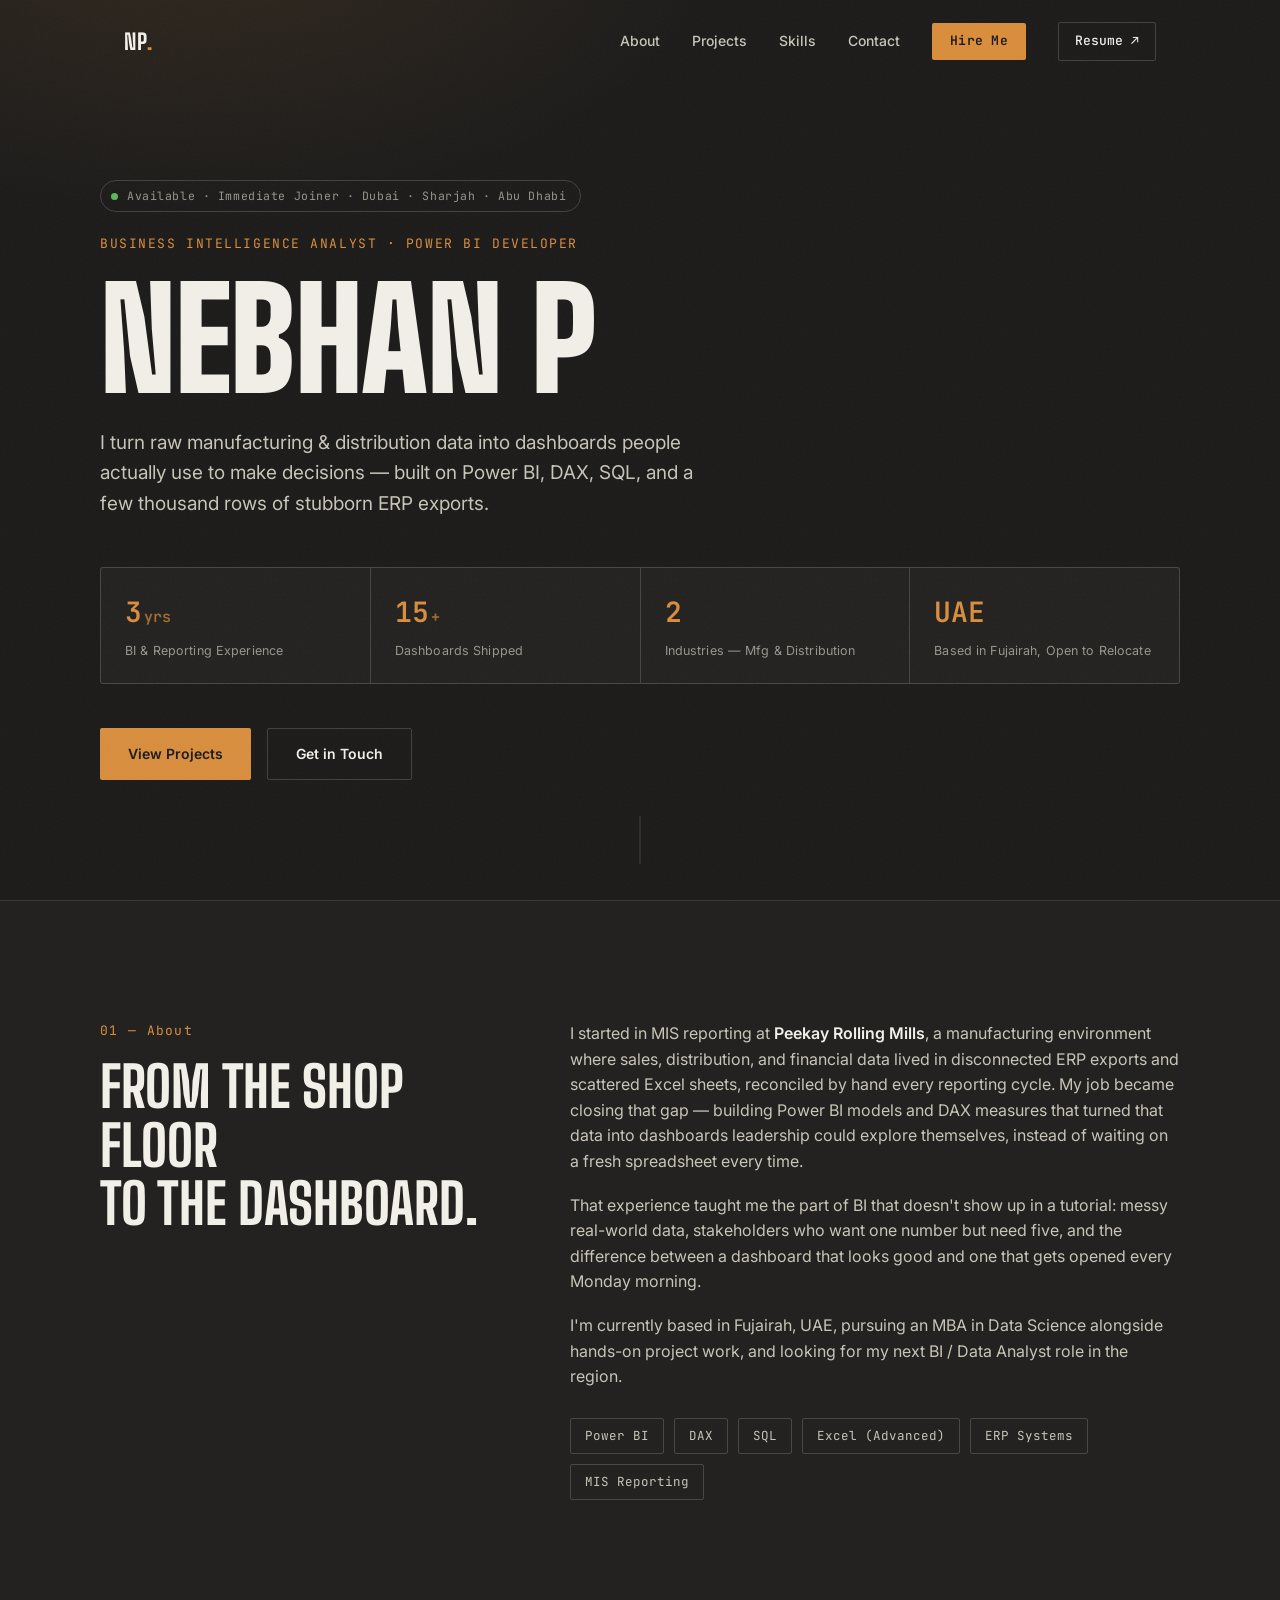
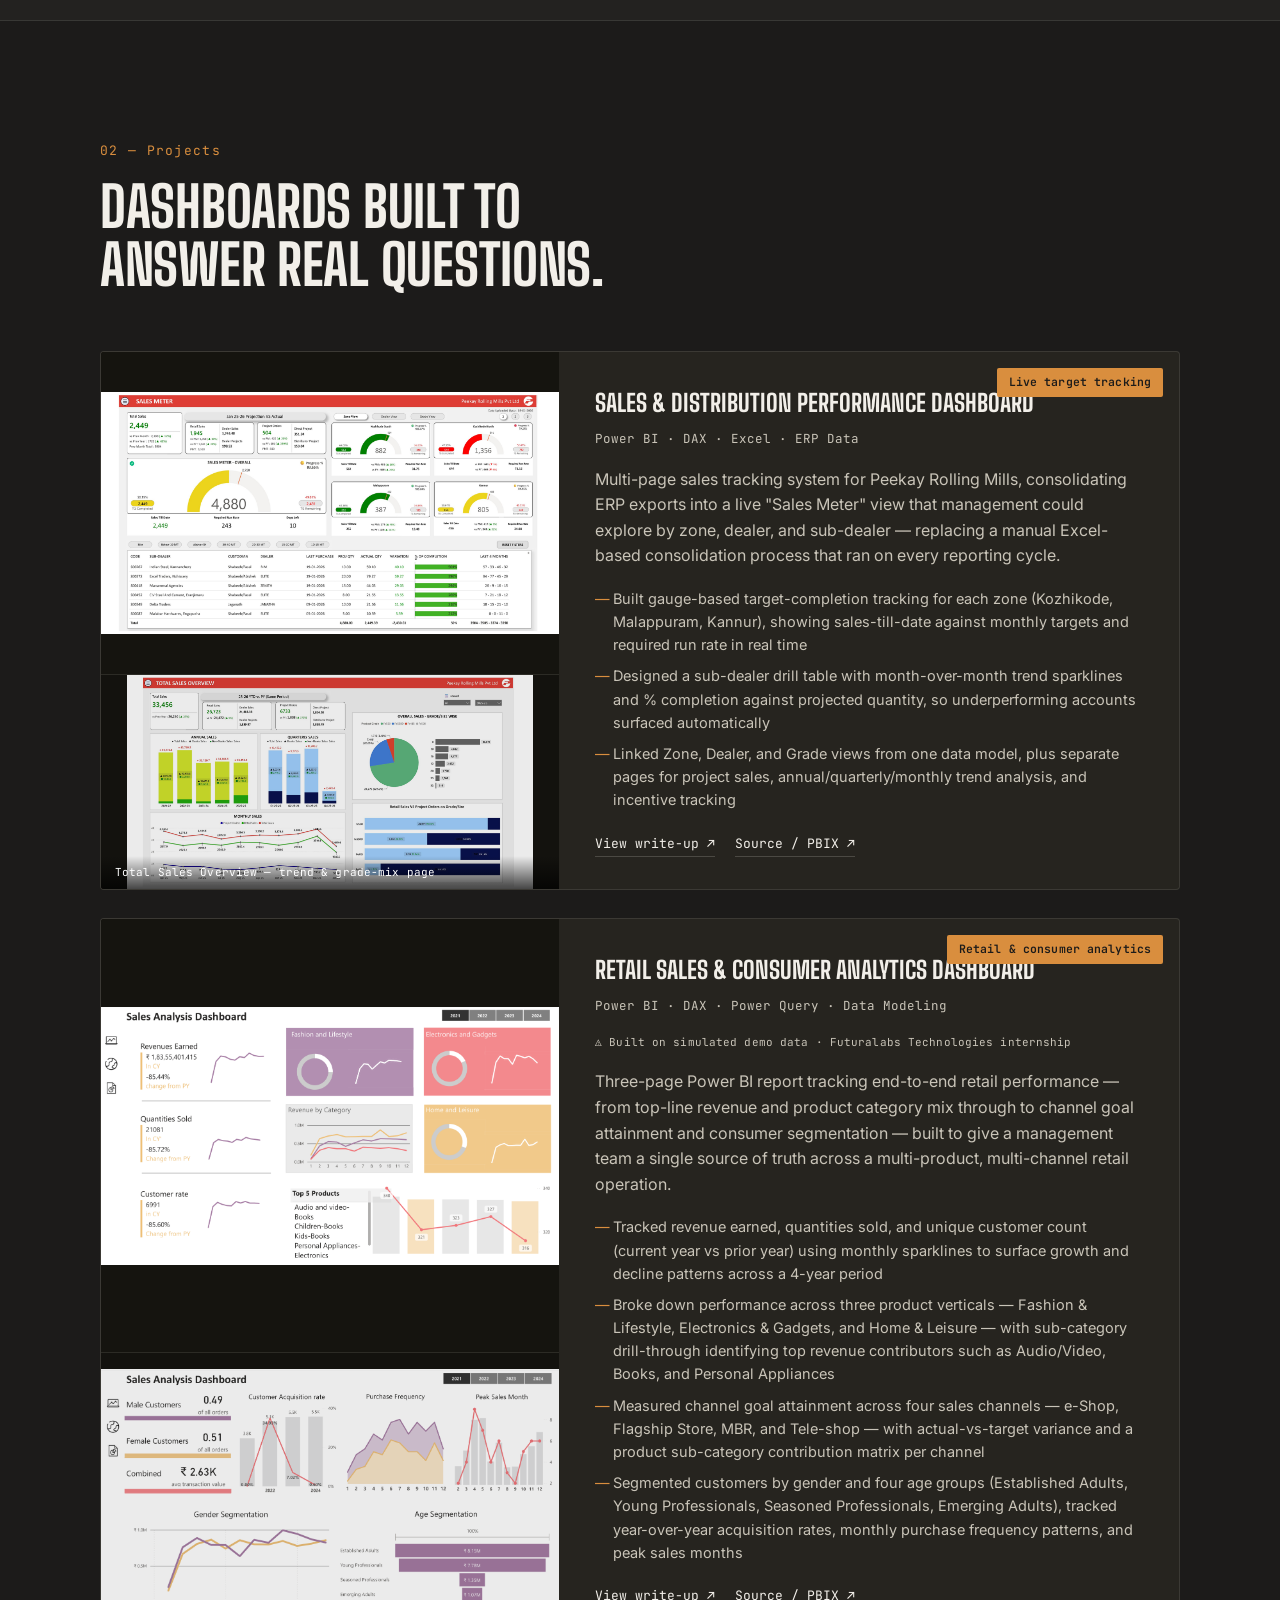
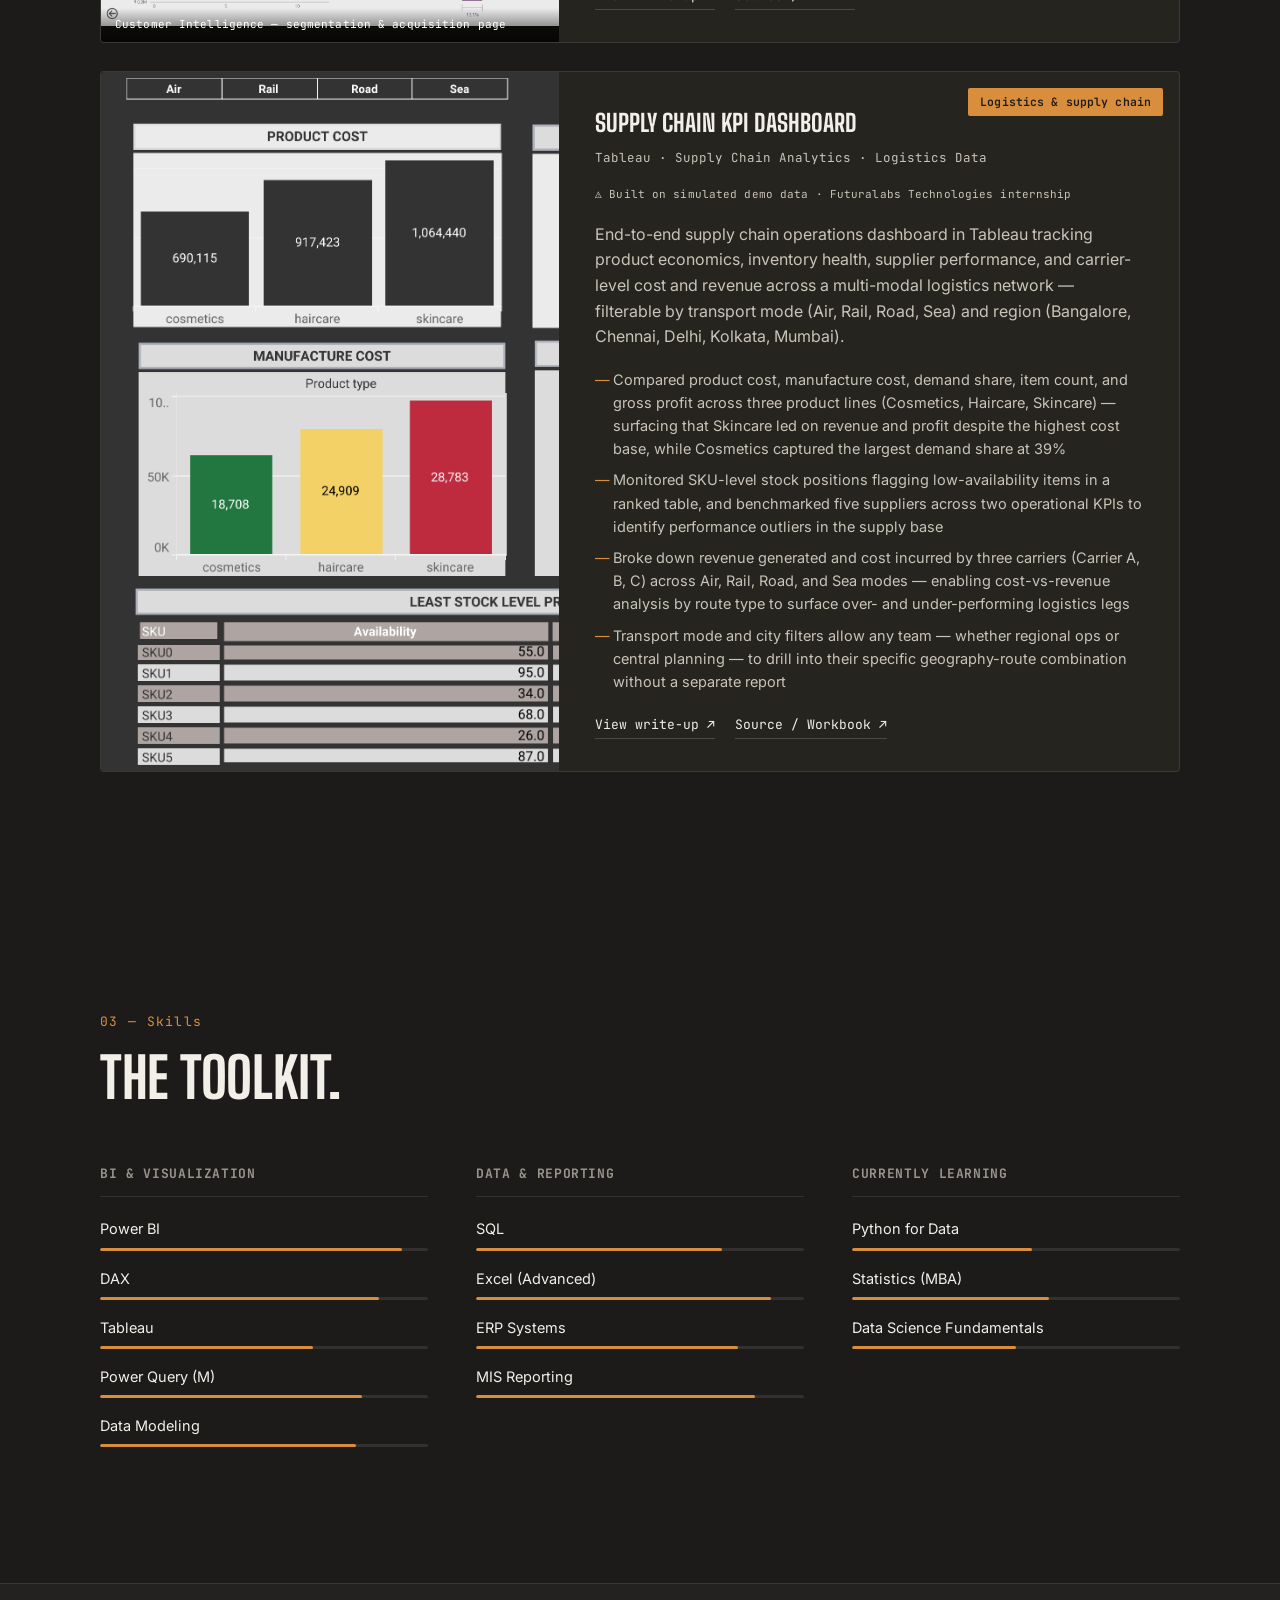
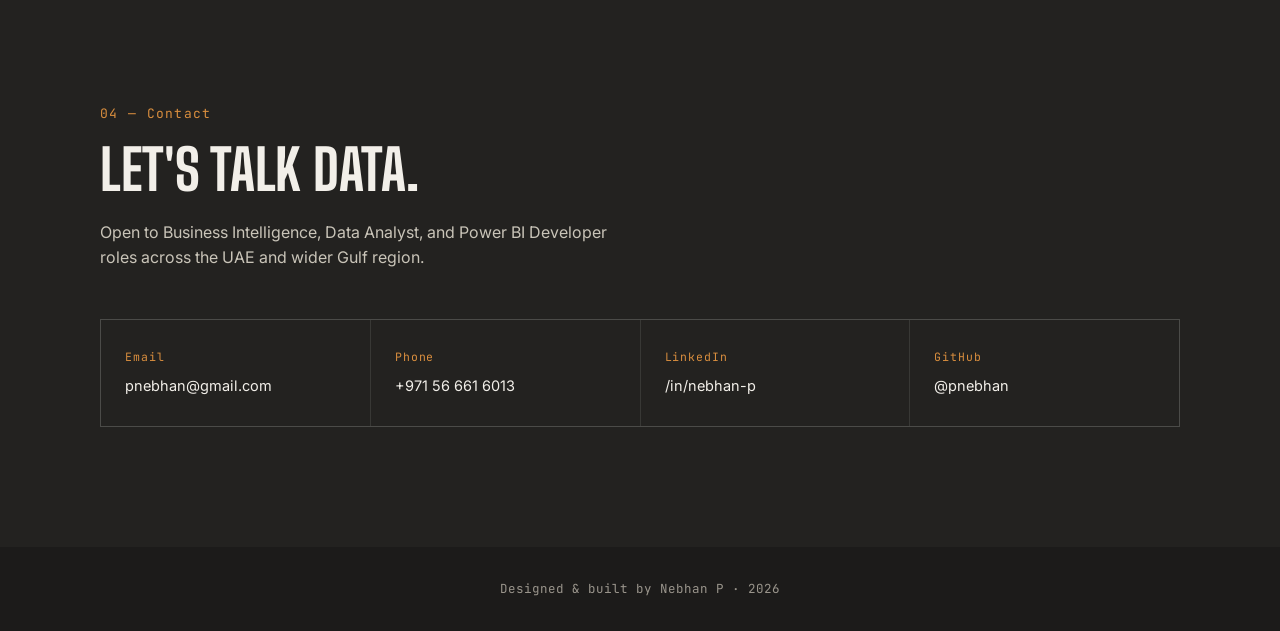
<file: index.html>
<!DOCTYPE html>
<html lang="en">
<head>
<meta charset="UTF-8">
<meta name="viewport" content="width=device-width, initial-scale=1.0">
<title>Nebhan P — Business Intelligence Analyst | Power BI · SQL · UAE</title>
<meta name="description" content="Power BI Developer & Business Intelligence Analyst with 3+ years of experience building dashboards and KPI reports in manufacturing and distribution. Available for roles in Dubai, Sharjah, Abu Dhabi.">

<!-- Open Graph — controls LinkedIn / WhatsApp / email link preview -->
<meta property="og:type"        content="website">
<meta property="og:url"         content="https://pnebhan.github.io/Portfolio/">
<meta property="og:title"       content="Nebhan P — BI Analyst | Power BI · DAX · SQL">
<meta property="og:description" content="3+ years building Power BI dashboards and KPI reports in manufacturing & distribution. Available for immediate joining in UAE.">
<meta property="og:image"       content="https://pnebhan.github.io/Portfolio/assets/project-1.png">

<!-- Twitter / X card -->
<meta name="twitter:card"       content="summary_large_image">
<meta name="twitter:title"      content="Nebhan P — BI Analyst | Power BI · DAX · SQL">
<meta name="twitter:description" content="3+ years building Power BI dashboards in manufacturing & distribution. Available for immediate joining in UAE.">
<meta name="twitter:image"      content="https://pnebhan.github.io/Portfolio/assets/project-1.png">

<link rel="preconnect" href="https://fonts.googleapis.com">
<link rel="preconnect" href="https://fonts.gstatic.com" crossorigin>
<link href="https://fonts.googleapis.com/css2?family=Big+Shoulders:wght@500;700;900&family=Inter:wght@400;500;600;700&family=JetBrains+Mono:wght@400;500;600&display=swap" rel="stylesheet">
<link rel="stylesheet" href="style.css">
</head>
<body>

<div class="grain"></div>

<nav class="nav" id="nav">
  <div class="nav-inner">
    <a href="#top" class="nav-mark">NP<span>.</span></a>
    <div class="nav-links">
      <a href="#about">About</a>
      <a href="#projects">Projects</a>
      <a href="#skills">Skills</a>
      <a href="#contact">Contact</a>
      <a href="mailto:pnebhan@gmail.com" class="nav-hire">Hire Me</a>
      <a href="resume/Nebhan_P_Resume.pdf" class="nav-cta" target="_blank" rel="noopener">Resume ↗</a>
    </div>
  </div>
</nav>

<header class="hero" id="top">
  <div class="hero-inner">
    <div class="hero-available">
      <span class="available-dot"></span>
      Available · Immediate Joiner · Dubai · Sharjah · Abu Dhabi
    </div>
    <p class="hero-eyebrow">BUSINESS INTELLIGENCE ANALYST · POWER BI DEVELOPER</p>
    <h1 class="hero-title">Nebhan P</h1>
    <p class="hero-sub">I turn raw manufacturing &amp; distribution data into dashboards people actually use to make decisions — built on Power BI, DAX, SQL, and a few thousand rows of stubborn ERP exports.</p>

    <div class="kpi-strip" role="img" aria-label="Career snapshot metrics">
      <div class="kpi">
        <span class="kpi-value">3<span class="kpi-unit">yrs</span></span>
        <span class="kpi-label">BI &amp; Reporting Experience</span>
      </div>
      <div class="kpi-divider"></div>
      <div class="kpi">
        <span class="kpi-value">15<span class="kpi-unit">+</span></span>
        <span class="kpi-label">Dashboards Shipped</span>
      </div>
      <div class="kpi-divider"></div>
      <div class="kpi">
        <span class="kpi-value">2</span>
        <span class="kpi-label">Industries — Mfg &amp; Distribution</span>
      </div>
      <div class="kpi-divider"></div>
      <div class="kpi">
        <span class="kpi-value">UAE</span>
        <span class="kpi-label">Based in Fujairah, Open to Relocate</span>
      </div>
    </div>

    <div class="hero-actions">
      <a href="#projects" class="btn btn-primary">View Projects</a>
      <a href="#contact" class="btn btn-ghost">Get in Touch</a>
    </div>
  </div>
  <div class="hero-scroll-cue" aria-hidden="true">
    <span></span>
  </div>
</header>

<main>

<section class="section about" id="about">
  <div class="section-inner about-grid">
    <div class="section-head">
      <p class="section-eyebrow">01 — About</p>
      <h2 class="section-title">From the shop floor<br>to the dashboard.</h2>
    </div>
    <div class="about-body">
      <p>I started in MIS reporting at <strong>Peekay Rolling Mills</strong>, a manufacturing environment where sales, distribution, and financial data lived in disconnected ERP exports and scattered Excel sheets, reconciled by hand every reporting cycle. My job became closing that gap — building Power BI models and DAX measures that turned that data into dashboards leadership could explore themselves, instead of waiting on a fresh spreadsheet every time.</p>
      <p>That experience taught me the part of BI that doesn't show up in a tutorial: messy real-world data, stakeholders who want one number but need five, and the difference between a dashboard that looks good and one that gets opened every Monday morning.</p>
      <p>I'm currently based in Fujairah, UAE, pursuing an MBA in Data Science alongside hands-on project work, and looking for my next BI / Data Analyst role in the region.</p>
      <div class="about-tags">
        <span class="tag">Power BI</span>
        <span class="tag">DAX</span>
        <span class="tag">SQL</span>
        <span class="tag">Excel (Advanced)</span>
        <span class="tag">ERP Systems</span>
        <span class="tag">MIS Reporting</span>
      </div>
    </div>
  </div>
</section>

<section class="section projects" id="projects">
  <div class="section-inner">
    <div class="section-head">
      <p class="section-eyebrow">02 — Projects</p>
      <h2 class="section-title">Dashboards built to<br>answer real questions.</h2>
    </div>

    <div class="project-grid">

      <article class="project-card">
        <div class="project-tab">Live target tracking</div>
        <div class="project-media project-media--stacked">
          <img src="assets/project-1.png" alt="Screenshot of sales and distribution performance Power BI dashboard, Sales Meter view" loading="lazy">
          <div class="project-media-detail">
            <img src="assets/project-1-detail.png" alt="Total Sales Overview page showing annual, quarterly, and monthly trend analysis" loading="lazy">
            <span class="project-media-caption">Total Sales Overview — trend &amp; grade-mix page</span>
          </div>
        </div>
        <div class="project-body">
          <h3>Sales &amp; Distribution Performance Dashboard</h3>
          <p class="project-meta">Power BI · DAX · Excel · ERP Data</p>
          <p>Multi-page sales tracking system for Peekay Rolling Mills, consolidating ERP exports into a live "Sales Meter" view that management could explore by zone, dealer, and sub-dealer — replacing a manual Excel-based consolidation process that ran on every reporting cycle.</p>
          <ul class="project-points">
            <li>Built gauge-based target-completion tracking for each zone (Kozhikode, Malappuram, Kannur), showing sales-till-date against monthly targets and required run rate in real time</li>
            <li>Designed a sub-dealer drill table with month-over-month trend sparklines and % completion against projected quantity, so underperforming accounts surfaced automatically</li>
            <li>Linked Zone, Dealer, and Grade views from one data model, plus separate pages for project sales, annual/quarterly/monthly trend analysis, and incentive tracking</li>
          </ul>
          <div class="project-links">
            <a href="#" class="project-link">View write-up ↗</a>
            <a href="#" class="project-link">Source / PBIX ↗</a>
          </div>
        </div>
      </article>

      <article class="project-card">
        <div class="project-tab">Retail &amp; consumer analytics</div>
        <div class="project-media project-media--stacked">
          <img src="assets/project-2.png" alt="Power BI retail sales analysis dashboard — overview page showing revenue KPIs, category performance, and top products" loading="lazy">
          <div class="project-media-detail">
            <img src="assets/project-2-detail.png" alt="Customer analytics page — age segmentation, gender distribution, acquisition rate, and peak sales months" loading="lazy">
            <span class="project-media-caption">Customer Intelligence — segmentation &amp; acquisition page</span>
          </div>
        </div>
        <div class="project-body">
          <h3>Retail Sales &amp; Consumer Analytics Dashboard</h3>
          <p class="project-meta">Power BI · DAX · Power Query · Data Modeling</p>
          <p class="project-disclaimer">⚠ Built on simulated demo data · Futuralabs Technologies internship</p>
          <p>Three-page Power BI report tracking end-to-end retail performance — from top-line revenue and product category mix through to channel goal attainment and consumer segmentation — built to give a management team a single source of truth across a multi-product, multi-channel retail operation.</p>
          <ul class="project-points">
            <li>Tracked revenue earned, quantities sold, and unique customer count (current year vs prior year) using monthly sparklines to surface growth and decline patterns across a 4-year period</li>
            <li>Broke down performance across three product verticals — Fashion &amp; Lifestyle, Electronics &amp; Gadgets, and Home &amp; Leisure — with sub-category drill-through identifying top revenue contributors such as Audio/Video, Books, and Personal Appliances</li>
            <li>Measured channel goal attainment across four sales channels — e-Shop, Flagship Store, MBR, and Tele-shop — with actual-vs-target variance and a product sub-category contribution matrix per channel</li>
            <li>Segmented customers by gender and four age groups (Established Adults, Young Professionals, Seasoned Professionals, Emerging Adults), tracked year-over-year acquisition rates, monthly purchase frequency patterns, and peak sales months</li>
          </ul>
          <div class="project-links">
            <a href="#" class="project-link">View write-up ↗</a>
            <a href="#" class="project-link">Source / PBIX ↗</a>
          </div>
        </div>
      </article>

      <article class="project-card">
        <div class="project-tab">Logistics &amp; supply chain</div>
        <div class="project-media">
          <img src="assets/project-3.png" alt="Tableau supply chain KPI dashboard — product cost, demand, carrier revenue/cost, inventory, and supplier metrics with transport mode and city filters" loading="lazy">
        </div>
        <div class="project-body">
          <h3>Supply Chain KPI Dashboard</h3>
          <p class="project-meta">Tableau · Supply Chain Analytics · Logistics Data</p>
          <p class="project-disclaimer">⚠ Built on simulated demo data · Futuralabs Technologies internship</p>
          <p>End-to-end supply chain operations dashboard in Tableau tracking product economics, inventory health, supplier performance, and carrier-level cost and revenue across a multi-modal logistics network — filterable by transport mode (Air, Rail, Road, Sea) and region (Bangalore, Chennai, Delhi, Kolkata, Mumbai).</p>
          <ul class="project-points">
            <li>Compared product cost, manufacture cost, demand share, item count, and gross profit across three product lines (Cosmetics, Haircare, Skincare) — surfacing that Skincare led on revenue and profit despite the highest cost base, while Cosmetics captured the largest demand share at 39%</li>
            <li>Monitored SKU-level stock positions flagging low-availability items in a ranked table, and benchmarked five suppliers across two operational KPIs to identify performance outliers in the supply base</li>
            <li>Broke down revenue generated and cost incurred by three carriers (Carrier A, B, C) across Air, Rail, Road, and Sea modes — enabling cost-vs-revenue analysis by route type to surface over- and under-performing logistics legs</li>
            <li>Transport mode and city filters allow any team — whether regional ops or central planning — to drill into their specific geography-route combination without a separate report</li>
          </ul>
          <div class="project-links">
            <a href="#" class="project-link">View write-up ↗</a>
            <a href="#" class="project-link">Source / Workbook ↗</a>
          </div>
        </div>
      </article>

    </div>
  </div>
</section>

<section class="section skills" id="skills">
  <div class="section-inner">
    <div class="section-head">
      <p class="section-eyebrow">03 — Skills</p>
      <h2 class="section-title">The toolkit.</h2>
    </div>

    <div class="skills-grid">
      <div class="skill-group">
        <h3>BI &amp; Visualization</h3>
        <ul>
          <li><span>Power BI</span><span class="skill-bar"><span style="width:92%"></span></span></li>
          <li><span>DAX</span><span class="skill-bar"><span style="width:85%"></span></span></li>
          <li><span>Tableau</span><span class="skill-bar"><span style="width:65%"></span></span></li>
          <li><span>Power Query (M)</span><span class="skill-bar"><span style="width:80%"></span></span></li>
          <li><span>Data Modeling</span><span class="skill-bar"><span style="width:78%"></span></span></li>
        </ul>
      </div>
      <div class="skill-group">
        <h3>Data &amp; Reporting</h3>
        <ul>
          <li><span>SQL</span><span class="skill-bar"><span style="width:75%"></span></span></li>
          <li><span>Excel (Advanced)</span><span class="skill-bar"><span style="width:90%"></span></span></li>
          <li><span>ERP Systems</span><span class="skill-bar"><span style="width:80%"></span></span></li>
          <li><span>MIS Reporting</span><span class="skill-bar"><span style="width:85%"></span></span></li>
        </ul>
      </div>
      <div class="skill-group">
        <h3>Currently Learning</h3>
        <ul>
          <li><span>Python for Data</span><span class="skill-bar"><span style="width:55%"></span></span></li>
          <li><span>Statistics (MBA)</span><span class="skill-bar"><span style="width:60%"></span></span></li>
          <li><span>Data Science Fundamentals</span><span class="skill-bar"><span style="width:50%"></span></span></li>
        </ul>
      </div>
    </div>
  </div>
</section>

<section class="section contact" id="contact">
  <div class="section-inner contact-inner">
    <p class="section-eyebrow">04 — Contact</p>
    <h2 class="section-title">Let's talk data.</h2>
    <p class="contact-sub">Open to Business Intelligence, Data Analyst, and Power BI Developer roles across the UAE and wider Gulf region.</p>
    <div class="contact-grid">
      <a href="mailto:pnebhan@gmail.com" class="contact-card">
        <span class="contact-label">Email</span>
        <span class="contact-value">pnebhan@gmail.com</span>
      </a>
      <a href="tel:+971566616013" class="contact-card">
        <span class="contact-label">Phone</span>
        <span class="contact-value">+971 56 661 6013</span>
      </a>
      <a href="https://www.linkedin.com/in/nebhan-p" target="_blank" rel="noopener" class="contact-card">
        <span class="contact-label">LinkedIn</span>
        <span class="contact-value">/in/nebhan-p</span>
      </a>
      <a href="https://github.com/pnebhan" target="_blank" rel="noopener" class="contact-card">
        <span class="contact-label">GitHub</span>
        <span class="contact-value">@pnebhan</span>
      </a>
    </div>
  </div>
</section>

</main>

<footer class="footer">
  <p>Designed &amp; built by Nebhan P · <span id="year"></span></p>
</footer>

<script>
  document.getElementById('year').textContent = new Date().getFullYear();

  // Nav background on scroll
  const nav = document.getElementById('nav');
  window.addEventListener('scroll', () => {
    if (window.scrollY > 24) nav.classList.add('nav-scrolled');
    else nav.classList.remove('nav-scrolled');
  });

  // Reveal-on-scroll
  const revealEls = document.querySelectorAll('.section, .project-card, .skill-group, .contact-card');
  const io = new IntersectionObserver((entries) => {
    entries.forEach(e => {
      if (e.isIntersecting) {
        e.target.classList.add('is-visible');
        io.unobserve(e.target);
      }
    });
  }, { threshold: 0.12 });
  revealEls.forEach(el => io.observe(el));
</script>

</body>
</html>
</file>
<file: style.css>
/* ============================================
   TOKENS
   ============================================ */
:root {
  --bg: #1C1B1A;
  --bg-raised: #232220;
  --bg-card: #26241F;
  --ink: #F2EFE9;
  --ink-dim: #C9C4B8;
  --slate: #9A958C;
  --accent: #D98E3E;
  --accent-deep: #B5601F;
  --line: rgba(242, 239, 233, 0.10);
  --line-strong: rgba(242, 239, 233, 0.18);

  --font-display: 'Big Shoulders', sans-serif;
  --font-body: 'Inter', -apple-system, sans-serif;
  --font-mono: 'JetBrains Mono', monospace;

  --container: 1080px;
}

* { margin: 0; padding: 0; box-sizing: border-box; }

html { scroll-behavior: smooth; }

body {
  background: var(--bg);
  color: var(--ink);
  font-family: var(--font-body);
  line-height: 1.6;
  -webkit-font-smoothing: antialiased;
  overflow-x: hidden;
}

a { color: inherit; text-decoration: none; }
ul { list-style: none; }
img { max-width: 100%; display: block; }

::selection { background: var(--accent); color: var(--bg); }

:focus-visible {
  outline: 2px solid var(--accent);
  outline-offset: 3px;
}

/* Subtle grain texture overlay for industrial feel */
.grain {
  position: fixed;
  inset: 0;
  pointer-events: none;
  z-index: 1;
  opacity: 0.035;
  background-image: url("data:image/svg+xml,%3Csvg xmlns='http://www.w3.org/2000/svg' width='100' height='100'%3E%3Cfilter id='n'%3E%3CfeTurbulence type='fractalNoise' baseFrequency='0.9' numOctaves='2' stitchTiles='stitch'/%3E%3C/filter%3E%3Crect width='100%25' height='100%25' filter='url(%23n)'/%3E%3C/svg%3E");
}

/* ============================================
   NAV
   ============================================ */
.nav {
  position: fixed;
  top: 0; left: 0; right: 0;
  z-index: 100;
  padding: 22px 0;
  transition: background 0.3s ease, padding 0.3s ease, border-color 0.3s ease;
  border-bottom: 1px solid transparent;
}
.nav-scrolled {
  background: rgba(28, 27, 26, 0.85);
  backdrop-filter: blur(12px);
  padding: 14px 0;
  border-bottom: 1px solid var(--line);
}
.nav-inner {
  max-width: var(--container);
  margin: 0 auto;
  padding: 0 24px;
  display: flex;
  justify-content: space-between;
  align-items: center;
}
.nav-mark {
  font-family: var(--font-display);
  font-weight: 700;
  font-size: 22px;
  letter-spacing: 0.02em;
}
.nav-mark span { color: var(--accent); }
.nav-links {
  display: flex;
  align-items: center;
  gap: 32px;
  font-size: 14px;
  font-weight: 500;
  color: var(--ink-dim);
}
.nav-links a { transition: color 0.2s ease; }
.nav-links a:hover { color: var(--ink); }
.nav-cta {
  border: 1px solid var(--line-strong);
  padding: 8px 16px;
  border-radius: 2px;
  color: var(--ink) !important;
  font-family: var(--font-mono);
  font-size: 13px;
}
.nav-cta:hover { border-color: var(--accent); color: var(--accent) !important; }

/* Hire Me — solid accent CTA in nav */
.nav-hire {
  background: var(--accent);
  color: var(--bg) !important;
  font-family: var(--font-mono);
  font-size: 13px;
  font-weight: 600;
  padding: 8px 18px;
  border-radius: 2px;
  letter-spacing: 0.02em;
  transition: background 0.2s ease;
}
.nav-hire:hover { background: var(--accent-deep); color: var(--bg) !important; }

/* ============================================
   HERO
   ============================================ */
.hero {
  position: relative;
  min-height: 100vh;
  display: flex;
  flex-direction: column;
  justify-content: center;
  padding: 140px 24px 80px;
  background:
    radial-gradient(ellipse 900px 500px at 15% -10%, rgba(217, 142, 62, 0.12), transparent 60%),
    var(--bg);
}
.hero-inner { max-width: var(--container); margin: 0 auto; width: 100%; }

.hero-eyebrow {
  font-family: var(--font-mono);
  font-size: 13px;
  letter-spacing: 0.12em;
  color: var(--accent);
  margin-bottom: 20px;
}

/* Availability badge — pulsing green dot with status text */
.hero-available {
  display: inline-flex;
  align-items: center;
  gap: 9px;
  font-family: var(--font-mono);
  font-size: 11.5px;
  color: var(--slate);
  letter-spacing: 0.05em;
  border: 1px solid var(--line-strong);
  padding: 6px 14px 6px 10px;
  border-radius: 100px;
  margin-bottom: 22px;
}
.available-dot {
  flex-shrink: 0;
  width: 7px;
  height: 7px;
  border-radius: 50%;
  background: #5CB85C;
  animation: status-pulse 2.4s ease-in-out infinite;
}
@keyframes status-pulse {
  0%, 100% { box-shadow: 0 0 0 0 rgba(92, 184, 92, 0.5); }
  50%       { box-shadow: 0 0 0 5px rgba(92, 184, 92, 0); }
}

.hero-title {
  font-family: var(--font-display);
  font-weight: 900;
  font-size: clamp(64px, 12vw, 140px);
  line-height: 0.92;
  letter-spacing: -0.01em;
  text-transform: uppercase;
  margin-bottom: 24px;
}

.hero-sub {
  font-size: clamp(16px, 2vw, 19px);
  color: var(--ink-dim);
  max-width: 620px;
  margin-bottom: 48px;
}

/* KPI strip — signature element */
.kpi-strip {
  display: flex;
  align-items: stretch;
  flex-wrap: wrap;
  gap: 0;
  border: 1px solid var(--line-strong);
  background: var(--bg-raised);
  border-radius: 3px;
  margin-bottom: 44px;
  overflow: hidden;
}
.kpi {
  flex: 1;
  min-width: 140px;
  padding: 22px 24px;
  display: flex;
  flex-direction: column;
  gap: 6px;
}
.kpi-value {
  font-family: var(--font-mono);
  font-weight: 600;
  font-size: 28px;
  color: var(--accent);
}
.kpi-unit {
  font-size: 15px;
  color: var(--accent);
  opacity: 0.7;
  margin-left: 2px;
}
.kpi-label {
  font-size: 12.5px;
  color: var(--slate);
  letter-spacing: 0.01em;
}
.kpi-divider {
  width: 1px;
  background: var(--line-strong);
  flex-shrink: 0;
}

.hero-actions { display: flex; gap: 16px; flex-wrap: wrap; }

.btn {
  display: inline-flex;
  align-items: center;
  padding: 14px 28px;
  font-size: 14px;
  font-weight: 600;
  border-radius: 2px;
  transition: all 0.2s ease;
}
.btn-primary {
  background: var(--accent);
  color: var(--bg);
}
.btn-primary:hover { background: var(--accent-deep); }
.btn-ghost {
  border: 1px solid var(--line-strong);
  color: var(--ink);
}
.btn-ghost:hover { border-color: var(--accent); color: var(--accent); }

.hero-scroll-cue {
  position: absolute;
  bottom: 36px;
  left: 50%;
  transform: translateX(-50%);
  width: 1px;
  height: 48px;
  background: var(--line-strong);
  overflow: hidden;
}
.hero-scroll-cue span {
  position: absolute;
  top: -100%;
  left: 0;
  width: 100%;
  height: 100%;
  background: var(--accent);
  animation: scrollcue 2.2s ease-in-out infinite;
}
@keyframes scrollcue {
  0% { top: -100%; }
  60% { top: 100%; }
  100% { top: 100%; }
}

/* ============================================
   SECTIONS — shared
   ============================================ */
.section {
  padding: 120px 24px;
  opacity: 0;
  transform: translateY(24px);
  transition: opacity 0.7s ease, transform 0.7s ease;
}
.section.is-visible { opacity: 1; transform: translateY(0); }
.section-inner { max-width: var(--container); margin: 0 auto; }

.section-eyebrow {
  font-family: var(--font-mono);
  font-size: 13px;
  color: var(--accent);
  letter-spacing: 0.1em;
  margin-bottom: 16px;
}
.section-title {
  font-family: var(--font-display);
  font-weight: 700;
  font-size: clamp(36px, 5vw, 56px);
  line-height: 1.05;
  text-transform: uppercase;
  letter-spacing: -0.005em;
}

.section-head { margin-bottom: 56px; }

/* ============================================
   ABOUT
   ============================================ */
.about { background: var(--bg-raised); border-top: 1px solid var(--line); border-bottom: 1px solid var(--line); }
.about-grid {
  display: grid;
  grid-template-columns: 0.8fr 1.2fr;
  gap: 64px;
}
.about-body p { color: var(--ink-dim); margin-bottom: 18px; max-width: 620px; }
.about-body strong { color: var(--ink); font-weight: 600; }
.about-tags { display: flex; flex-wrap: wrap; gap: 10px; margin-top: 28px; }
.tag {
  font-family: var(--font-mono);
  font-size: 12.5px;
  padding: 7px 14px;
  border: 1px solid var(--line-strong);
  border-radius: 2px;
  color: var(--ink-dim);
}

/* ============================================
   PROJECTS
   ============================================ */
.project-grid {
  display: grid;
  gap: 28px;
}
.project-card {
  display: grid;
  grid-template-columns: 0.85fr 1.15fr;
  gap: 0;
  background: var(--bg-card);
  border: 1px solid var(--line);
  border-radius: 4px;
  overflow: hidden;
  position: relative;
  opacity: 0;
  transform: translateY(20px);
  transition: opacity 0.6s ease, transform 0.6s ease, border-color 0.3s ease;
}
.project-card.is-visible { opacity: 1; transform: translateY(0); }
.project-card:hover { border-color: var(--line-strong); }

.project-tab {
  position: absolute;
  top: 16px;
  right: 16px;
  z-index: 2;
  background: var(--accent);
  color: var(--bg);
  font-family: var(--font-mono);
  font-size: 11.5px;
  font-weight: 600;
  padding: 5px 12px;
  border-radius: 2px;
  letter-spacing: 0.01em;
}

.project-media {
  background: #15140F;
  display: flex;
  align-items: stretch;
  justify-content: center;
  min-height: 500px;
  overflow: hidden;
}
/* Single-image cards: fill the full grid cell, anchor to top-left where main content is */
.project-media > img {
  width: 100%;
  height: 100%;
  object-fit: cover;
  object-position: left top;
}
.project-media--empty {
  border: 1px dashed var(--line-strong);
  margin: 16px;
  border-radius: 3px;
  color: var(--slate);
  font-family: var(--font-mono);
  font-size: 13px;
}
/* Stacked two-image layout */
.project-media--stacked {
  flex-direction: column;
  align-items: stretch;
  padding: 0;
}
/* Main image in stacked — takes top 60% of available height */
.project-media--stacked > img {
  flex: 3;
  width: 100%;
  object-fit: contain;
  object-position: center;
  background: #15140F;
}
/* Detail image wrapper — takes bottom 40% */
.project-media-detail {
  flex: 2;
  position: relative;
  border-top: 1px solid var(--line);
  min-height: 0;
  overflow: hidden;
}
.project-media-detail img {
  display: block;
  width: 100%;
  height: 100%;
  object-fit: contain;
  object-position: center;
  background: #15140F;
  filter: brightness(0.92);
}
.project-media-caption {
  position: absolute;
  bottom: 0;
  left: 0;
  right: 0;
  padding: 8px 14px;
  background: linear-gradient(to top, rgba(0,0,0,0.7), transparent);
  color: #fff;
  font-family: var(--font-mono);
  font-size: 11px;
  letter-spacing: 0.01em;
}

.project-body { padding: 32px 36px; }
.project-body h3 {
  font-family: var(--font-display);
  font-weight: 700;
  font-size: 24px;
  text-transform: uppercase;
  margin-bottom: 6px;
}
.project-meta {
  font-family: var(--font-mono);
  font-size: 12.5px;
  color: var(--accent);
  margin-bottom: 8px;
}
.project-disclaimer {
  font-family: var(--font-mono);
  font-size: 11px;
  color: var(--slate);
  margin-bottom: 16px;
  letter-spacing: 0.01em;
}
.project-body > p { color: var(--ink-dim); margin-bottom: 18px; }
.project-points { margin-bottom: 22px; }
.project-points li {
  color: var(--ink-dim);
  font-size: 14.5px;
  padding-left: 18px;
  position: relative;
  margin-bottom: 8px;
}
.project-points li::before {
  content: '—';
  position: absolute;
  left: 0;
  color: var(--accent);
}
.project-links { display: flex; gap: 20px; }
.project-link {
  font-family: var(--font-mono);
  font-size: 13px;
  color: var(--ink);
  border-bottom: 1px solid var(--line-strong);
  padding-bottom: 2px;
  transition: color 0.2s, border-color 0.2s;
}
.project-link:hover { color: var(--accent); border-color: var(--accent); }

/* ============================================
   SKILLS
   ============================================ */
.skills-grid {
  display: grid;
  grid-template-columns: repeat(3, 1fr);
  gap: 48px;
}
.skill-group {
  opacity: 0;
  transform: translateY(16px);
  transition: opacity 0.6s ease, transform 0.6s ease;
}
.skill-group.is-visible { opacity: 1; transform: translateY(0); }
.skill-group h3 {
  font-family: var(--font-mono);
  font-size: 13px;
  letter-spacing: 0.05em;
  color: var(--slate);
  text-transform: uppercase;
  margin-bottom: 20px;
  padding-bottom: 12px;
  border-bottom: 1px solid var(--line);
}
.skill-group li { margin-bottom: 16px; }
.skill-group li span:first-child {
  display: block;
  font-size: 14.5px;
  margin-bottom: 7px;
}
.skill-bar {
  display: block;
  height: 3px;
  background: var(--line);
  border-radius: 2px;
  overflow: hidden;
}
.skill-bar span {
  display: block;
  height: 100%;
  background: var(--accent);
  border-radius: 2px;
}

/* ============================================
   CONTACT
   ============================================ */
.contact { background: var(--bg-raised); border-top: 1px solid var(--line); }
.contact-inner { text-align: left; }
.contact-sub { color: var(--ink-dim); max-width: 520px; margin-top: 20px; margin-bottom: 48px; }
.contact-grid {
  display: grid;
  grid-template-columns: repeat(4, 1fr);
  gap: 1px;
  background: var(--line);
  border: 1px solid var(--line);
}
.contact-card {
  background: var(--bg-raised);
  padding: 28px 24px;
  display: flex;
  flex-direction: column;
  gap: 8px;
  transition: background 0.2s ease;
  opacity: 0;
  transform: translateY(16px);
  transition: opacity 0.6s ease, transform 0.6s ease, background 0.2s ease;
}
.contact-card.is-visible { opacity: 1; transform: translateY(0); }
.contact-card:hover { background: var(--bg-card); }
.contact-label {
  font-family: var(--font-mono);
  font-size: 11.5px;
  color: var(--accent);
  letter-spacing: 0.08em;
}
.contact-value { font-size: 14.5px; word-break: break-word; }

/* ============================================
   FOOTER
   ============================================ */
.footer {
  padding: 32px 24px;
  text-align: center;
  font-family: var(--font-mono);
  font-size: 12.5px;
  color: var(--slate);
}

/* ============================================
   RESPONSIVE
   ============================================ */
@media (max-width: 860px) {
  .nav-links { gap: 18px; font-size: 13px; }
  .nav-links a:not(.nav-cta):not(.nav-hire) { display: none; }
  .nav-hire { padding: 7px 14px; font-size: 12px; }
  .about-grid { grid-template-columns: 1fr; gap: 32px; }
  .project-card { grid-template-columns: 1fr; }
  .project-media { min-height: 240px; }
  .project-media--stacked > img { flex: none; height: 240px; }
  .project-media-detail { flex: none; height: 140px; }
  .skills-grid { grid-template-columns: 1fr; gap: 36px; }
  .contact-grid { grid-template-columns: 1fr 1fr; }
  .kpi-strip { flex-direction: column; }
  .kpi-divider { width: 100%; height: 1px; }
  .hero-available { font-size: 10.5px; }
}

@media (prefers-reduced-motion: reduce) {
  *, *::before, *::after {
    animation-duration: 0.001ms !important;
    transition-duration: 0.001ms !important;
  }
  html { scroll-behavior: auto; }
}
</file>
